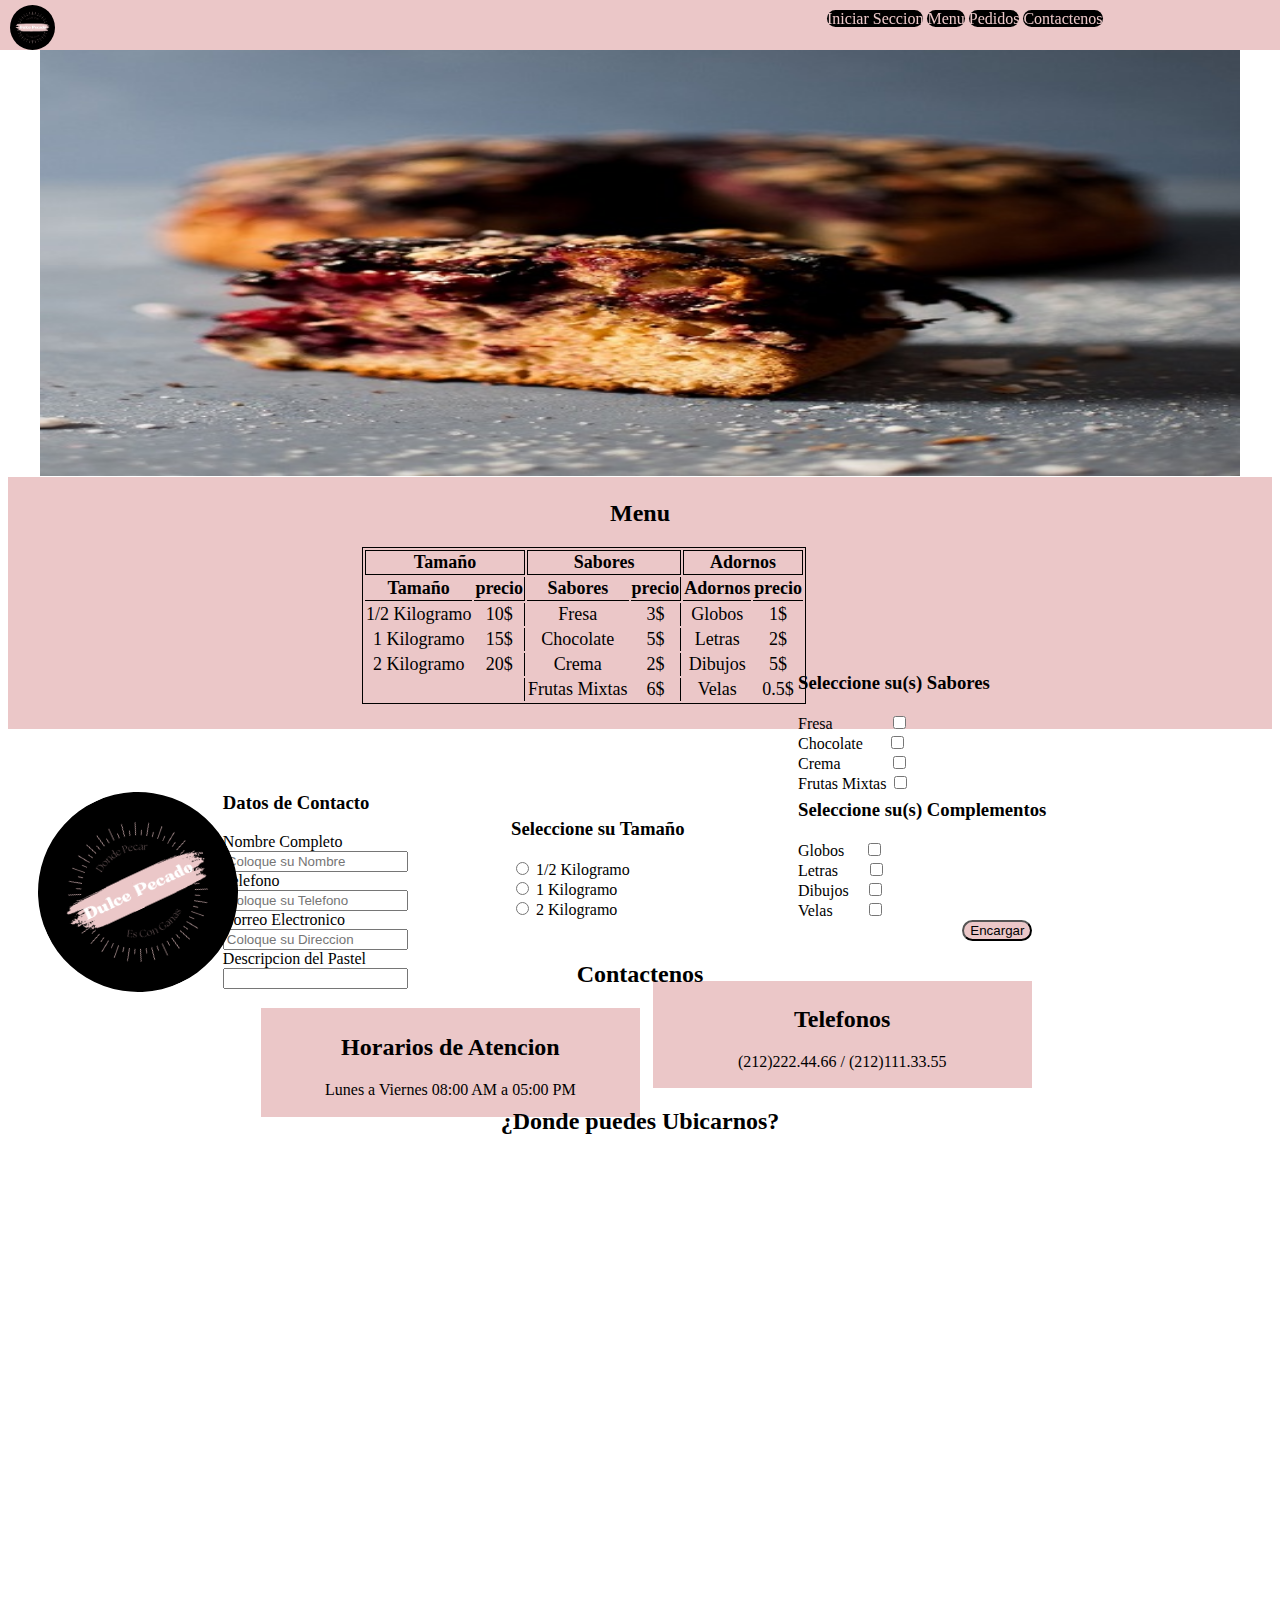
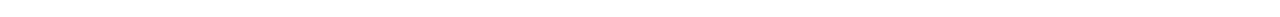
<file: 02-HTML/index.html>
<!DOCTYPE html>
<html lang="en">
<head>
    <meta charset="UTF-8">
    <meta http-equiv="X-UA-Compatible" content="IE=edge">
    <meta name="viewport" content="width=device-width, initial-scale=1.0">
    <link rel="stylesheet" href="./Estilos/index.css">
    <link rel="icon" href="./Recursos/logo.png">
    <title>Dulce Pecado</title>
</head>
<body>
    <section class="header">
        <nav>
            <img src="./Recursos/logoNegro.png" alt="logo" class="logoHeader">
            <a href="./dashboar.html">Iniciar Seccion</a>
            <a href="#lista">Menu</a>
            <a href="#pedido">Pedidos</a>
            <a href="#contacto">Contactenos</a>
        </nav>
    </section>
    <section>
        <div class="slider">
            <ul>
                <li><img src="./Recursos/torta1.jpg" alt="torta" title="Foto de Anna Wlodarczyk"></li>
                <li><img src="./Recursos/torta2.jpg" alt="torta" title="Foto de Anna Belousova"></li>
                <li><img src="./Recursos/torta3.jpg" alt="torta" title="Foto de Jasmine lew"></li>
            </ul>
        </div>
    </section>
    <section class="lista" id="lista">
        <h2 class="menu">Menu</h2>
        <img src="./Recursos/logoNegro.png" alt="logo" class="logo">
        <table>
            <tr>
                <th colspan="2" class="tituloTabla">Tamaño</th>
                <th colspan="2" class="tituloTabla">Sabores</th>
                <th colspan="2" class="tituloTabla">Adornos</th>
            </tr>
            <tr>
                <th class="pisoTabla">Tamaño</th>
                <th class="derechaTabla pisoTabla">precio</th>
                <th class="pisoTabla">Sabores</th>
                <th class="derechaTabla pisoTabla">precio</th>
                <th class="pisoTabla">Adornos</th>
                <th class="pisoTabla">precio</th>
            </tr>
            <tr>
                <td>1/2 Kilogramo</td>
                <td class="derechaTabla">10$</td>
                <td>Fresa</td>
                <td class="derechaTabla">3$</td>
                <td>Globos</td>
                <td>1$</td>
            </tr>
            <tr>
                <td>1 Kilogramo</td>
                <td class="derechaTabla">15$</td>
                <td>Chocolate</td>
                <td class="derechaTabla">5$</td>
                <td>Letras</td>
                <td>2$</td>
            </tr>
            <tr>
                <td>2 Kilogramo</td>
                <td class="derechaTabla">20$</td>
                <td>Crema</td>
                <td class="derechaTabla">2$</td>
                <td>Dibujos</td>
                <td>5$</td>
            </tr>
            <tr>
                <td colspan="2" class="derechaTabla"></td>
                <td>Frutas Mixtas</td>
                <td class="derechaTabla">6$</td>
                <td>Velas</td>
                <td>0.5$</td>
            </tr>
        </table>
    </section>
    <section id="pedido">
        <form action="">
           <div class="datos">
                <h3>Datos de Contacto</h3>
                <label for="nombre">Nombre Completo</label>
                <br>
                <input type="text" name="nombre" id="nombre" placeholder="Coloque su Nombre">
                <br>
                <label for="telefono">Telefono</label>
                <br>
                <input type="number" name="telefono" id="telefono" placeholder="Coloque su Telefono">
                <br>
                <label for="direccion">Correo Electronico</label>
                <br>
                <input type="email" name="direccion" id="direccion" placeholder="Coloque su Direccion">
                <br>
                <label for="descripcion">Descripcion del Pastel</label>
                <br>
                <input type="text" name="descripcion" id="descripcion">
                <br>
           </div> 
           <div class="tamanoSeleccion">
                <h3>Seleccione su Tamaño </h3>
                    <input type="radio" name="Tamaño" id="1/2" value="1/2">
                    <label for="1/2">1/2 Kilogramo</label>
                    <br>
                    <input type="radio" name="Tamaño" id="1" value="1">
                    <label for="1">1 Kilogramo</label>
                    <br>
                    <input type="radio" name="Tamaño" id="2" value="2">
                    <label for="2">2 Kilogramo</label>
            </div>
            <!-- quiero separar el lebel del checkbox y queden alineados 
                los checkbox, mas no se como hacerlo, por eso coloque el codigo de espacio   &nbsp;-->
            <div class="saboresSeleccion">
                <h3>Seleccione su(s) Sabores</h3>
                <label for="fresa">Fresa</label>
                &nbsp;&nbsp;&nbsp;&nbsp;&nbsp;&nbsp;&nbsp;&nbsp;&nbsp;&nbsp;&nbsp;&nbsp;
                <input type="checkbox" name="fresa" id="fresa" value="fresa">
                <br>
                <label for="chocolate">Chocolate</label>
                &nbsp;&nbsp;&nbsp;&nbsp;
                <input type="checkbox" name="chocolate" id="chocolate" value="chocolate">
                <br>
                <label for="crema">Crema</label>
                &nbsp;&nbsp;&nbsp;&nbsp;&nbsp;&nbsp;&nbsp;&nbsp;&nbsp;&nbsp;
                <input type="checkbox" name="crema" id="crema" value="crema">
                <br>
                <label for="frutasMixtas">Frutas Mixtas</label>
                <input type="checkbox" name="frutasMixtas" id="frutasMixtas" value="frutasMixtas">
                <br>
            </div>
            <div class="complementosSeleccion">
                <h3>Seleccione su(s) Complementos</h3>
                <label for="globos">Globos</label>
                &nbsp;&nbsp;&nbsp;
                <input type="checkbox" name="globos" id="globos" value="globos">
                <br>
                <label for="letras">Letras</label>
                &nbsp;&nbsp;&nbsp;&nbsp;&nbsp;
                <input type="checkbox" name="letras" id="letras" value="letras">
                <br>
                <label for="dibujos">Dibujos</label>
                &nbsp;&nbsp;
                <input type="checkbox" name="dibujos" id="dibujos" value="dibujos">
                <br>
                <label for="velas">Velas</label>
                &nbsp;&nbsp;&nbsp;&nbsp;&nbsp;&nbsp;
                <input type="checkbox" name="velas" id="velas" value="velas">
                <br>
            </div>
            <input type="button" value="Encargar">
        </form>
    </section>
    <section id="contacto">
        <h2 style="text-align: center;">Contactenos</h2>
        <div class="horarios">
            <h2>Horarios de Atencion</h2>
            <p>Lunes a Viernes 08:00 AM a 05:00 PM</p>
        </div>
        <div class="telefonos">
            <h2>Telefonos</h2>
            <p>(212)222.44.66 / (212)111.33.55
            </p>
        </div>
        <div class="mapa">
            <h2>¿Donde puedes Ubicarnos?</h2>
            <iframe src="https://www.google.com/maps/embed?pb=!1m18!1m12!1m3!1d1166.3292253629124!2d-66.88572519166698!3d10.49686206495627!2m3!1f0!2f0!3f0!3m2!1i1024!2i768!4f13.1!3m3!1m2!1s0x8c2a59273caf1313%3A0x8b7e054bb68e23cc!2sPlaza%20Venezuela!5e0!3m2!1ses!2sve!4v1666385687248!5m2!1ses!2sve" width="100%" height="450" style="border:0;" allowfullscreen="" loading="lazy" referrerpolicy="no-referrer-when-downgrade"></iframe>
        </div>
    </section>
</body>
</html>
</file>
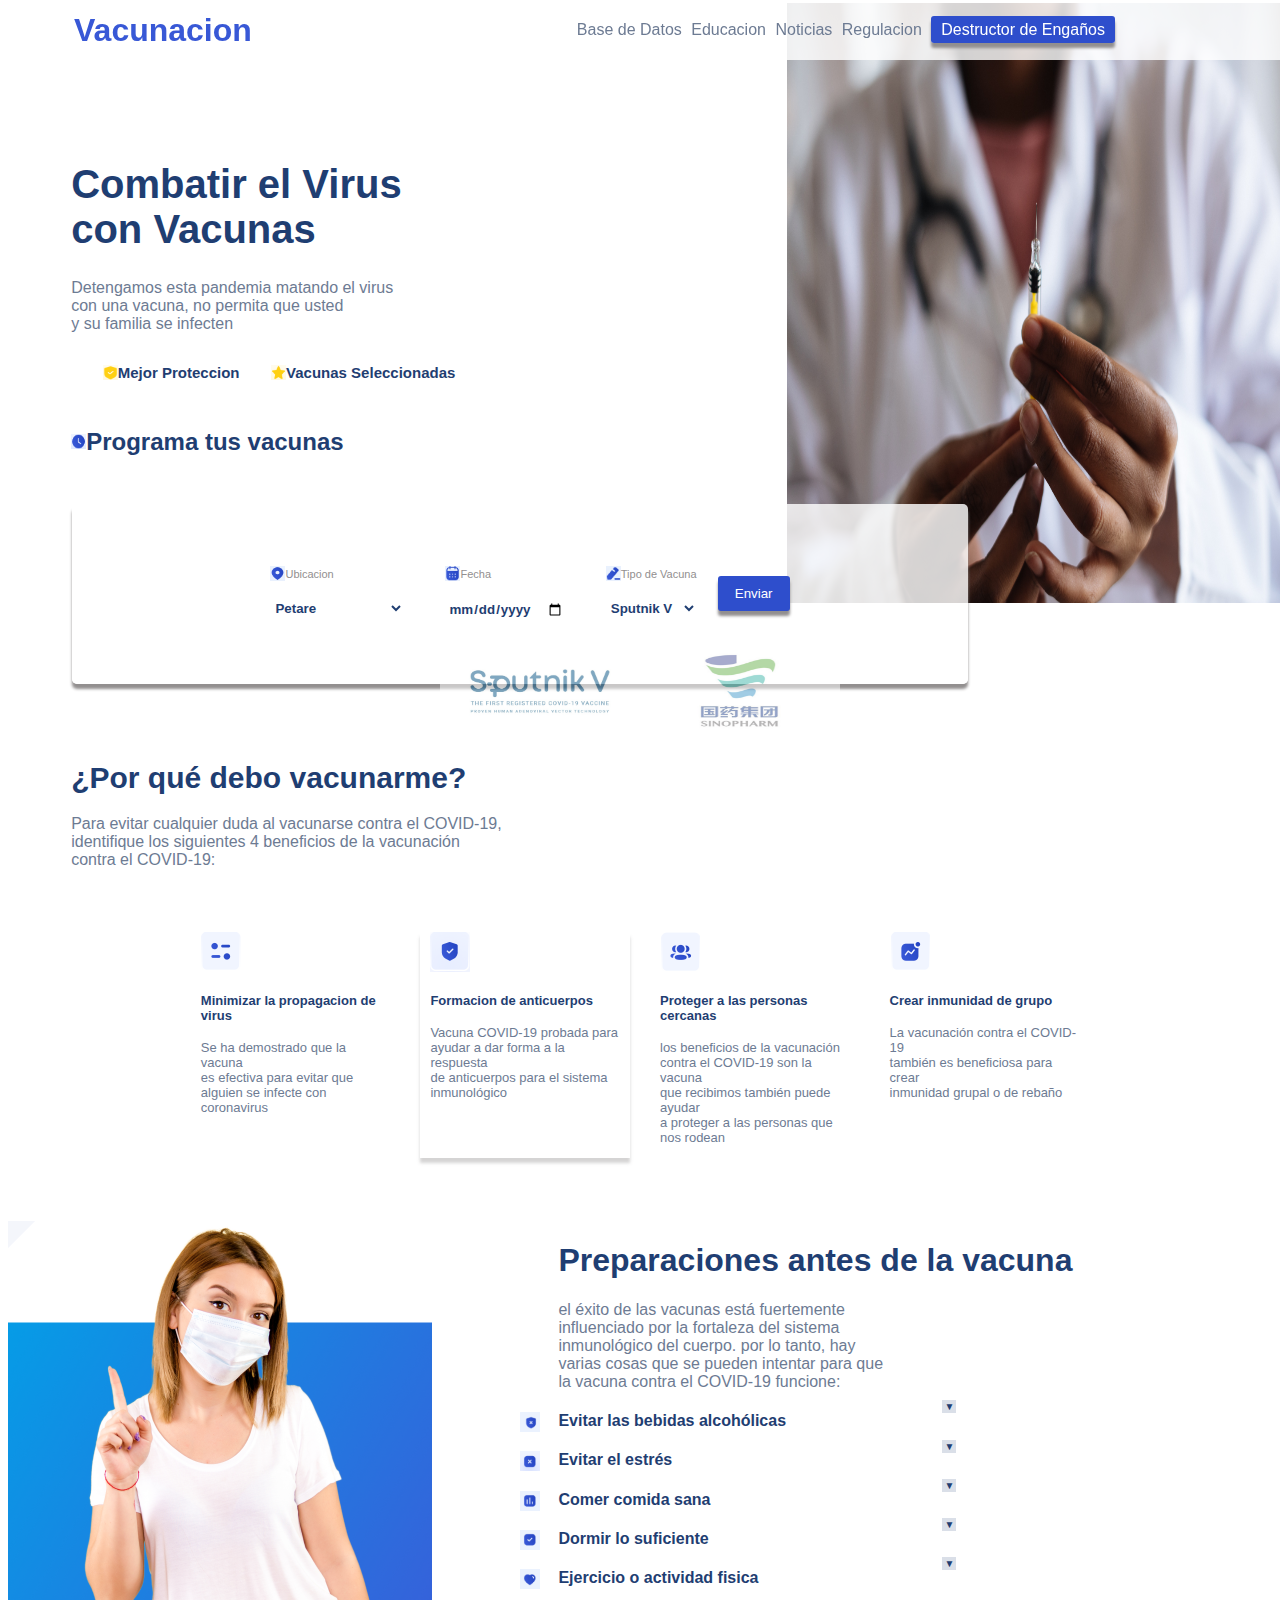
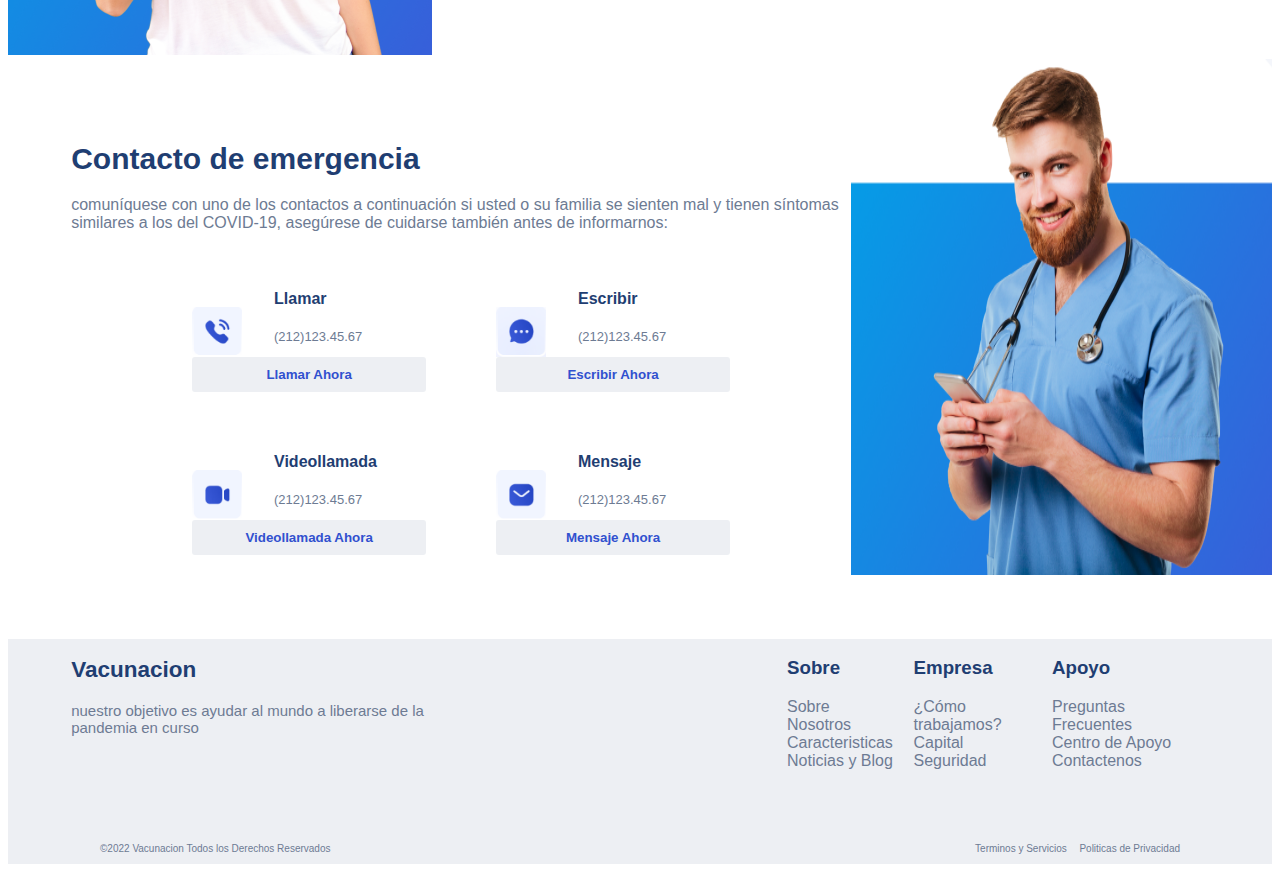
<file: 03-CSS/index.html>
<!DOCTYPE html>
<html lang="en">
<head>
    <meta charset="UTF-8">
    <meta http-equiv="X-UA-Compatible" content="IE=edge">
    <meta name="viewport" content="width=device-width, initial-scale=1.0">
    <link rel="stylesheet" href="./estilos/index.css">
    <title>Vacunacion</title>
</head>
<body>
    <section>
        <nav>
            <h1>Vacunacion</h1>
            <div>
                <a href="#">Base de Datos</a>
                <a href="#">Educacion</a>
                <a href="#">Noticias</a>
                <a href="#">Regulacion</a>
                <a href="#" class="destructor">Destructor de Engaños</a>
            </div>
        </nav>
    </section>
    <section class="informacion1">
        <div class="informacion">
            <h1>Combatir el Virus <br> con Vacunas</h1>
            <p>Detengamos esta pandemia matando el virus <br>con una vacuna, no permita que usted <br> 
                y su familia se infecten</p>
                <div class="titulillos">
                    <h3><img src="./recursos/proteccion.png" alt="proteccion">Mejor Proteccion</h3>
                    <h3><img src="./recursos/estrella.png" alt="estrella">Vacunas Seleccionadas</h3>
                </div>
            <h2><img src="./recursos/reloj.png" alt="">Programa tus vacunas</h2>
        </div>
        <div class="imagen">
            <img src="./recursos/vacuna.jpg" alt="vacuna" title="Foto de RF._.studio">
        </div>
        <div class="formulario">
            <form action="">
                <div class="caja">
                    <div class="form1">
                        <label for="ubicacion"><img src="./recursos/ubicacion.png" alt="ubicacion">Ubicacion</label>
                        <br>
                        <select name="ubicacion" id="ubicacion">
                            <option value="petare">Petare</option>
                            <option value="losDosCaminos">Los Dos Caminos</option>
                            <option value="chacao">Chacao</option> 
                            <option value="sabanaGrande">sabana Grande</option>
                            <option value="plazaVenezuela">Plaza Venezuela</option>
                        </select>
                    </div>
                    <div class="form2">
                        <label for="fecha"><img src="./recursos/calendario.png" alt="calendario">Fecha</label>
                        <br>
                        <input type="date" name="fecha" id="fecha">
                    </div>
                    <div class="form3">
                        <label for="tipoDeVacuna"><img src="./recursos/lapiz.png" alt="lapiz">Tipo de Vacuna</label>
                        <br>
                        <select name="" id="">
                            <option value="sputnikV">Sputnik V</option>
                            <option value="sinopharm">Sinopharm</option>
                        </select>
                    </div>
                    <button type="submit">Enviar</button>
                </div>
            </form>
        </div>
    </section>
    <section class="informacion2">
        <div class="imagenes">
            <img src="./recursos/sputnikv.jpg" alt="sputnikV logo">
            <img src="./recursos/sinopharm.jpg" alt="sinopharm logo">
        </div>
        <div class="info2">
            <h1>¿Por qué debo vacunarme?</h1>
            <p>Para evitar cualquier duda al vacunarse contra el COVID-19, <br>
                identifique los siguientes 4 beneficios de la vacunación  <br>
                contra el COVID-19:</p>
        </div>
        <div class="info3">
            <div>
                <img src="./recursos/lista.png" alt="lista">
                <h4>Minimizar la propagacion de virus </h4>
                <P>Se ha demostrado que la vacuna <br>
                    es efectiva para evitar que <br>
                    alguien se infecte con coronavirus</P>
            </div>
            <div class="cuadro2">
                <img src="./recursos/proteccion azul.png" alt="proteccion">
                <H4>Formacion de anticuerpos</H4>
                <P>Vacuna COVID-19 probada para <br>
                    ayudar a dar forma a la respuesta <br>
                    de anticuerpos para el sistema <br>
                    inmunológico</P>
            </div>
            <div>
                <img src="./recursos/grupo.png" alt="grupo">
                <H4>Proteger a las personas cercanas</H4>
                <P>los beneficios de la vacunación <br>
                    contra el COVID-19 son la vacuna <br>
                    que recibimos también puede ayudar <br>
                    a proteger a las personas que nos rodean</P>
            </div>
            <div>
                <img src="./recursos/grafica.png" alt="grafica">
                <H4>Crear inmunidad de grupo</H4>
                <P>La vacunación contra el COVID-19 <br>
                    también es beneficiosa para crear <br>
                    inmunidad grupal o de rebaño</P>
            </div>
        </div>
    </section>
    <section class="informacion3">
        <div>
            <img src="./recursos/mujer.png" alt="mujer">
        </div>
        <div class="info4">
            <h1>Preparaciones antes de la vacuna</h1>
            <p>el éxito de las vacunas está fuertemente <br>
                 influenciado por la fortaleza del sistema <br>
                 inmunológico del cuerpo. por lo tanto, hay <br>
                 varias cosas que se pueden intentar para que <br>
                 la vacuna contra el COVID-19 funcione:</p>
            <div>
                <img src="./recursos/prohibir.png" alt="prohibir">
                <h4>Evitar las bebidas alcohólicas</h4>
                <label for="activar1" class="inputlabel1">&#9660;</label>
                <input type="checkbox" id="activar1" name="activar1">
                <div class="desplegable1">
                    <p>El consumo excesivo y continuado si puede debilitar la capacidad
                        de defensa del sistema inmunitario frente a virus como el que
                        produce la COVID-19 y de desarrollo de anticuerpos que respondan
                        a cualquier tipo de biológico que se administre</p>
                </div>
            </div>
            <div>
                <img src="./recursos/prohibir2.png" alt="prohibir">
                <h4>Evitar el estrés</h4>
                <label for="activar2" class="inputlabel2">&#9660;</label>
                <input type="checkbox" id="activar2" name="activar2">
                <div class="desplegable2">
                    <p>el estrés tiene un efecto profundo en el trabajo inmunológico.
                        además, el estrés prolongado puede aumentar la producción de
                        cortisol y el estrés oxidativo en el cuerpo</p>
                </div>
            </div>
            <div>
                <img src="./recursos/grafica2.png" alt="grafica">
                <h4>Comer comida sana</h4>
                <label for="activar3" class="inputlabel3">&#9660;</label>
                <input type="checkbox" id="activar3" name="activar3">
                <div class="desplegable3">
                    <p>Llevar una dieta saludable desempeña una función 
                        importante en nuestra salud general y nuestro sistema 
                        inmunitario. Los alimentos que consumimos afectan directamente 
                        a cómo nos sentimos y al funcionamiento de nuestro organismo.</p>
                </div>
            </div>
            <div>
                <img src="./recursos/aprobar.png" alt="aprobar">
                <h4>Dormir lo suficiente</h4>
                <label for="activar4" class="inputlabel4">&#9660;</label>
                <input type="checkbox" id="activar4" name="activar4">
                <div class="desplegable4">
                    <p>Dormir lo suficiente tiene muchos beneficios. Puede ayudarte a:
                        <li> Reducir la frecuencia de enfermedades</li>
                        <li>Mantener un peso saludable</li>
                        <li> Reducir tu riesgo de problemas graves de salud, como diabetes y enfermedades del corazón</li>
                        <li>Disminuir el estrés y mejorar el estado de ánimo</li>
                        <li>Pensar con más claridad y desempeñarte mejor en los estudios y en el trabajo</li>
                        <li>Llevarse mejor con los demás</li>
                        <li> Tomar mejores decisiones y evitar lesiones</li>
                    </p>
                </div>
            </div>
            <div>
                <img src="./recursos/corazon.png" alt="corazon">
                <h4>Ejercicio o actividad fisica</h4>
                <label for="activar5" class="inputlabel5">&#9660;</label>
                <input type="checkbox" id="activar5" name="activar5">
                <div class="desplegable5">
                    <p>puede aumentar la respuesta de anticuerpos a 
                        la vacuna contra la influenza o el COVID-19 al 
                        realizar una sola sesión de ejercicio de intensidad 
                        ligera a moderada después de la inmunización</p>
                </div>
            </div>
        </div>
    </section>
    <section class="informacion4">
        <div class="info5">
            <h1>Contacto de emergencia</h1>
            <p>comuníquese con uno de los contactos 
                a continuación si usted o su familia 
                se sienten mal y tienen síntomas similares 
                a los del COVID-19, asegúrese de cuidarse 
                también antes de informarnos:</p>
                <div class="contactos">
                    <div>
                        <img src="./recursos/telefono.png" alt="telefono">
                        <h4>Llamar</h4>
                        <p>(212)123.45.67</p>
                        <button>Llamar Ahora</button>
                    </div>
                    <div>
                        <img src="./recursos/mensaje.png" alt="mensaje">
                        <h4>Escribir</h4>
                        <p>(212)123.45.67</p>
                        <button>Escribir Ahora</button>                    
                    </div>
                    <div>
                        <img src="./recursos/videollamada.png" alt="videollamada">
                        <h4>Videollamada</h4>
                        <p>(212)123.45.67</p>
                        <button>Videollamada Ahora</button>
                    </div>
                    <div>
                        <img src="./recursos/correo.png" alt="correo">
                        <h4>Mensaje</h4>
                        <p>(212)123.45.67</p>
                        <button>Mensaje Ahora</button>
                    </div>
                </div>
        </div>
        <img src="./recursos/doctor.png" alt="doctor">
    </section>
    <footer>
        <div class="links">
            <div class="objetivo">
                <h2>Vacunacion</h2>
                <p>nuestro objetivo es ayudar al mundo a liberarse de la pandemia en curso</p>
            </div>
            <div class="links2">
                <div class="link">
                    <h3>Sobre</h3>
                    <li><a href="#">Sobre Nosotros</a></li>
                    <li><a href="#">Caracteristicas</a></li>
                    <li><a href="#">Noticias y Blog</a></li>
                </div>
                <div class="link">
                    <h3>Empresa</h3>
                    <li><a href="#">¿Cómo trabajamos?</a></li>
                    <li><a href="#">Capital</a></li>
                    <li><a href="#">Seguridad</a></li>
                </div>
                <div class="link">
                    <h3>Apoyo</h3>
                    <li><a href="#">Preguntas Frecuentes</a></li>
                    <li><a href="#">Centro de Apoyo</a></li>
                    <li><a href="#">Contactenos</a></li> 
                </div>
            </div>
        </div>
       <div class="derechos">
            <p>&#169;2022 Vacunacion Todos los Derechos Reservados</p>
            <a href="#">Terminos y Servicios</a>
            <a href="#">Politicas de Privacidad</a>
       </div>
    </footer>
</body>
</html>
</file>
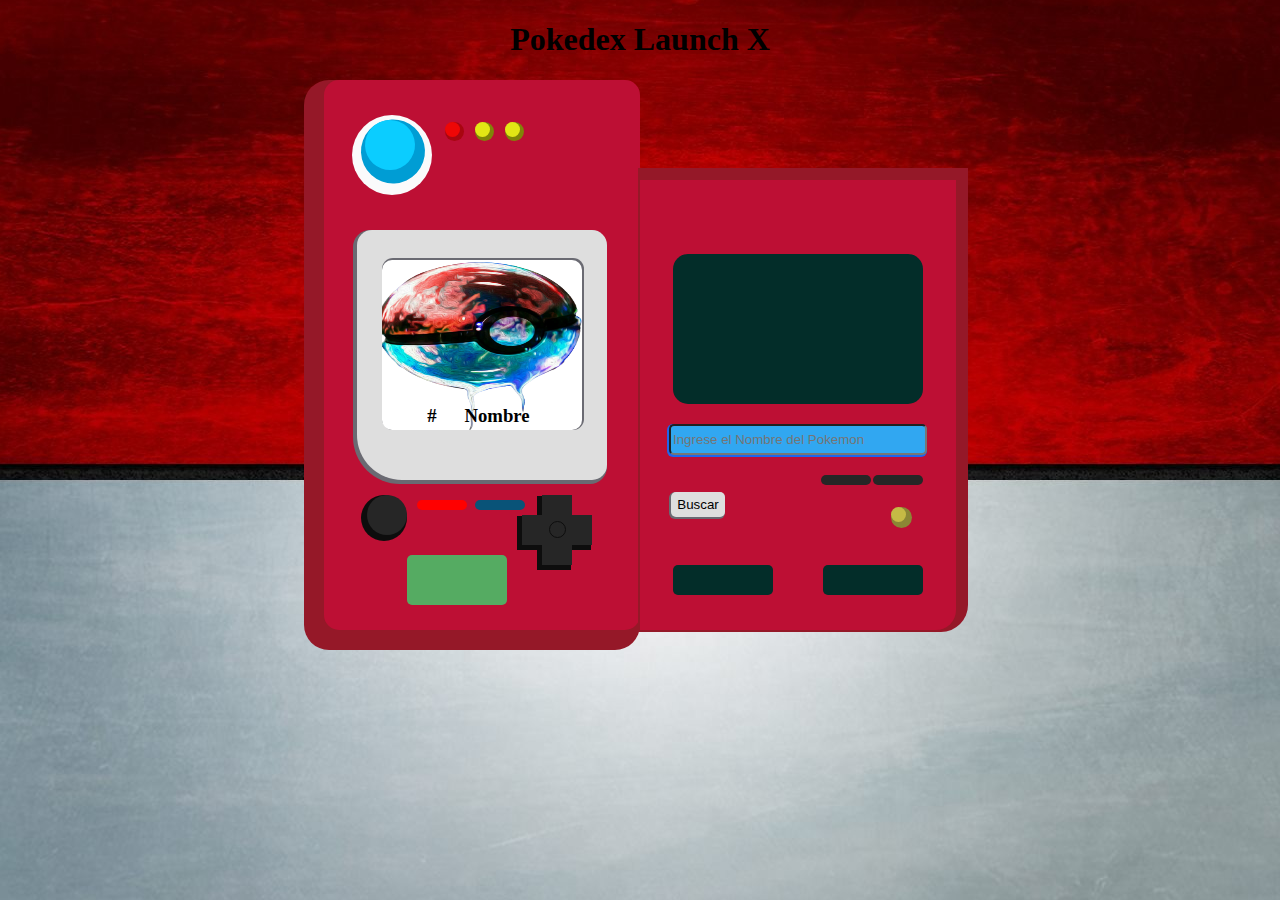
<file: 04-JS/index.html>
<!DOCTYPE html>
<html lang="en">
<head>
    <meta charset="UTF-8">
    <meta http-equiv="X-UA-Compatible" content="IE=edge">
    <meta name="viewport" content="width=device-width, initial-scale=1.0">
    <link rel="stylesheet" href="./estilos/index.css">
    <title>Pokedex</title>
</head>
<body>
    <h1>Pokedex Launch X</h1>
    <div class="carcasa">
        <div class="ladoIzquierdo">
            <div class="imagen">
                <div class="circuloBlanco">
                    <div class="circuloAzul"></div>
                </div>
                <div class="circuloRojo"></div>
                <div class="circuloAmarillo"></div>
                <div class="circuloAmarillo a1" id="circulo"></div>
                <img src="./recursos/pokebola.png" alt="pokemon" id="imagen" >
                <h3 class="numero" id="numero">#</h3>
                <h3 class="nombre" id="nombre">Nombre</h3>
                <div class="circuloNegro"></div>
                <div class="barraRoja"></div>
                <div class="barraAzul"></div>
                <div class="bloqueVerde"></div>
                <div id="cruz"><div class="punto"></div></div>
            </div>
        </div>
        <div class="ladoDerecho">
            <div class="pantalla">
                <div id="tipoPokemon" class="tipoPokemon"></div>
                <div id="estadisticas" class="estadisticas"></div>
            </div>
            <input type="text" placeholder="Ingrese el Nombre del Pokemon" id="buscar" name="buscar">
            <button onclick="buscarPokemon()">Buscar</button>
            <div class="barraIzquierda"></div>
            <div class="barraDerecha"></div>
            <div class="bombillo"></div>
            <div class="altura" id="altura"></div>
            <div class="peso" id="peso"></div>
        </div>
        
    </div>
    <script src="./JS/consulta.js"></script>
</body>
</html>
</file>
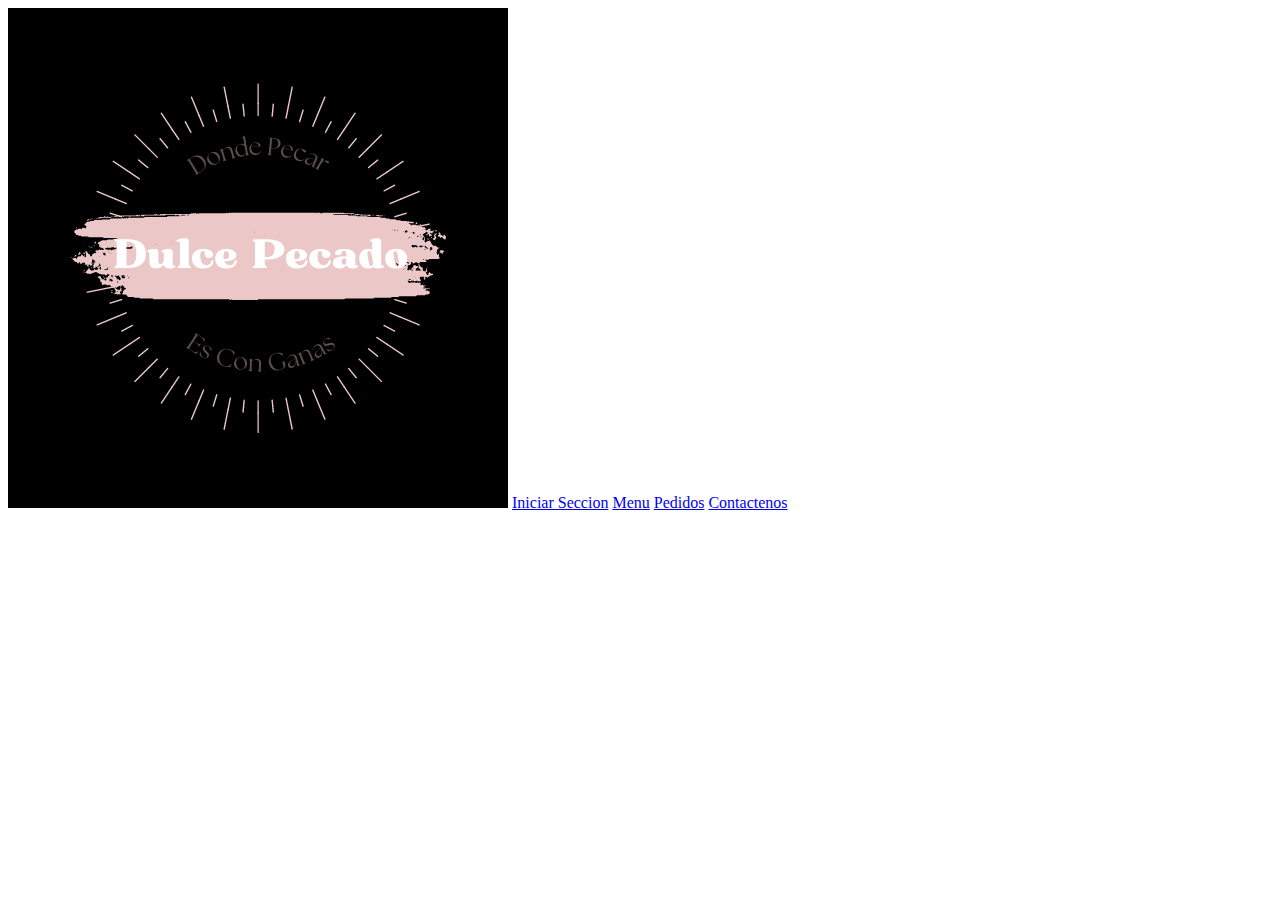
<file: 02-HTML/dashboar.html>
<!DOCTYPE html>
<html lang="en">
<head>
    <meta charset="UTF-8">
    <meta http-equiv="X-UA-Compatible" content="IE=edge">
    <meta name="viewport" content="width=device-width, initial-scale=1.0">
    <title>Document</title>
</head>
<body>
    <section class="header">
        <nav>
            <img src="./Recursos/logoNegro.png" alt="logo" class="logoHeader">
            <a href="./dashboar.html">Iniciar Seccion</a>
            <a href="#lista">Menu</a>
            <a href="#pedido">Pedidos</a>
            <a href="#contacto">Contactenos</a>
        </nav>
    </section>
    <section>
        
    </section>
</body>
</html>
</file>
<file: 02-HTML/Estilos/index.css>
section nav{
    position: fixed;
    z-index: 1;
    top: 0%;
    left: 0%;
    right: 0%;
    height: 40px;
    padding: 5px 10px 5px 10px;
    width: 100%;
    background-color: #EBC7C8;
}
nav img {
    width: 45px;
    height: 45px;
    border-radius: 50%;
}
nav a{
    position: relative;
    left: 60%;
    bottom: 65%;
    text-decoration: none;
    border-radius: 10px;
    background-color: #000000;
    color: #EBC7C8;
}
.slider {
    width: 95%;
    margin: auto;
    overflow: hidden;
    margin-bottom: -39%;
}
.slider ul {
    display: flex;
    padding: 0;
    width: 300%;
    animation: cambio 20s infinite alternate;
}
.slider li{
    width: 100%;
    list-style: none;
}
.slider img{
    width: 100%;
    height: 50%;    
}
@keyframes cambio{
    0% { margin-left: 0; }
    20% { margin-left: 0; }
    25% { margin-left: -100%; }
    45% { margin-left: -100%; }
    50% { margin-left: -200%; }
    70% { margin-left: -200%; }
    75% { margin-left: -200%; }
    100% { margin-left: -200%; }
}
.lista{
    background-color: #EBC7C8;
    margin-top: 2%;
    padding: 0.25% 0 2% 0;
}
.menu{
    text-align: center;
}
table{
    border: 1px solid #000000;
    text-align: center;
    position: relative;
    left: 28%;
    right: auto;
    font-size: 18px;
}
.tituloTabla{
    border: 1px solid #000000;
}
.derechaTabla{
    border-right: 1px solid #000;
}
.pisoTabla{
    border-bottom: 1px solid #000;
}
.logo{
    position: absolute;
    top: 88%;
    left: 3%;
    border-radius: 50%;
    height: 200px;
    width: 200px;
    transform: rotate(335deg);
}
form div{
    width: 20%;
}
.datos{
    margin: 5% 0% 0px 15%;
    padding: 0px 0px 0px 2%;
}
.tamanoSeleccion{
    margin: -15% 0% 0px 37.8%;
    padding: 0px 0px 0px 2%;
}
.saboresSeleccion{
    margin: -21% 0% 0px 60.5%;
    padding: 0px 0px 0px 2%;
}
.complementosSeleccion{
    margin: -1% 0% 0px 60.5%;
    padding: 0px 0px 0px 2%;
}
input[type=button]{
    background-color: #EBC7C8;
    border-radius: 15px;
    margin: 0% 0% 0px 75.5%;
}
.horarios{
    background-color: #EBC7C8;
    width: 30%;
    padding: 0.5% 0% 0.2% 0%;
    margin: 0% 0% 0px 20%;
}
.telefonos{
    background-color: #EBC7C8;
    width: 30%;
    margin: -10.8% 0% 0px 51%;
    padding: 0.4% 0px 0.1% 0px;
}
.horarios h2, .horarios p, .telefonos h2, .telefonos p, .mapa h2{
    text-align: center;
}
</file>
<file: 03-CSS/estilos/index.css>
*{
    font-family: Arial, Helvetica, sans-serif;
}
nav{
    position: fixed;
    z-index: 1;
    top: 0%;
    left: 0%;
    right: 0%;
    height: 50px;
    padding: 5px 10px 5px 10px;
    width: 100%;
    background-color: hsla(0, 0%, 100%, 0.815);
    display: flex;
    align-items: center;
}
nav h1{
    margin-left: 5%;
    color: #3858D6;
}
nav a{
    text-decoration: none;
    margin-left: 5px;
    color: #6D7B93;
}
nav div{
    margin-left: 25%;
}
.destructor{
    background-color: #2E4ECC;
    color: #ffffff;
    padding: 5px 10px 5px 10px;
    border-radius: 3px;
    box-shadow: 0px 5px 3px 0px #928f8f;
}
.informacion1{
    display: flex;
    align-items: center;
}
.informacion, .imagen{
    width: 100%;
    flex: 1;
}
.informacion{
    margin: 0px -5% 0px 5%;
}
.informacion h1{
    color: #1F3E72;
    font-size: 40px;
    font-weight: 900;
}
p, .links a, .derechos a{
    color: #6D7B93;
}
.titulillos{
    display: flex;
    margin-bottom: 5%;
}
.informacion h3{
    color: #1F3E72;
    font-size: 15px;
    margin-left: 5%;
    display: flex;
    align-items: center;
}
.informacion h2{
    color: #1F3E72;
    display: flex;
    align-items: center;
}
h3 img, h2 img, label img{
    width: 15px;
    height: 15px;
}
.imagen img{
    width: 500px;
    height: 600px;
    float: right;
    margin: -5px -15px 0px -15px;
}
.formulario{
    position: absolute;
    background-color: hsla(0, 0%, 100%, 0.815);
    margin-top: 45%;
    margin-left: 5%;
    width: 70%;
    height: 20%;
    display: flex;
    justify-content: center;
    align-items: center;
    border-radius: 5px;
    box-shadow: 0px 5px 3px 0px #928f8f;
}
.caja {
    width: 50%;
    display: flex;
    flex-direction: row;
}
.form1, .form2, .form3{
    padding: 0px 20px 0px 20px;
}
.form1 select, .form2 input, .form3 select{
    color: #1F3E72;
    font-weight: bold;
    background-color: #ffffff00;
    border-color: #00000000;
}
.form1 label, .form2 label, .form3 label{
    color: #928f8f;
    font-size: 11px;
    display: flex;
    align-items: center;
}
.formulario button{
    background-color: #2E4ECC;
    color: #ffffff;
    padding: 0px 15px 0px 15px;
    margin: 10px 0px 10px 0px;
    border-radius: 3px;
    box-shadow: 0px 5px 3px 0px #928f8f;
    border-color: #00000000;
}
.imagenes{
    display: flex;
    align-items: center;
    justify-content: center;
    margin-top: 3%;
}
.imagenes img{
    width: 200px;
    height: 100px;
    opacity: 0.5;
}
.info2{
    margin-left: 5%;
}
.info2 h1{
    color: #1F3E72;
    font-size: 30px;
    font-weight: 900;
}
.info3{
    display: flex;
    flex-direction: row;
    justify-content: center;
    margin-top: 5%;
    font-size: 13px;
}
.info3 div{
    width: 15%;
    margin: 0px 10px 0px 10px;
    padding: 0px 10px 0px 10px;
}
.info3 img{
    width: 40px;
    height: 40px;
}
.cuadro2{
    box-shadow: 0px 5px 3px  #928f8f63;
}
.info3 h4{
    color: #1F3E72;
}
.informacion3{
    display: flex;
    margin-top: 5%;
}
.info4{
    margin-left: 10%;
}
.info4 h4, .info4 h1, .info5 h1, .info5 h4, .objetivo h2, .links h3{
    color: #1F3E72;
}
.info4 img{
    position: absolute;
    margin-left:-3%;
    height: 20px;
    width: 20px;
}
.info4 h1{
    font-weight: 900;
}
.info4 p{
    text-align: justify;
}
#activar1, #activar2, #activar3, #activar4, #activar5{
    display: none;
}
.inputlabel1, .inputlabel2, .inputlabel3, .inputlabel4, .inputlabel5 {
    padding: 1px 2px;
    color: #1F3E72;
    background-color: #1f3d722a;
    position: absolute;
    margin-top: -4%;
    margin-left: 30%;
    font-size: 10px;
}
#activar1 ~ .desplegable1, #activar2 ~ .desplegable2, #activar3 ~ .desplegable3, #activar4 ~ .desplegable4, #activar5 ~ .desplegable5{
    display: none;
    overflow: hidden;
    padding: 10px 20px; 
    color: #928f8f;
}
#activar1:checked ~ .desplegable1, #activar2:checked ~ .desplegable2, #activar3:checked ~ .desplegable3, #activar4:checked ~ .desplegable4, #activar5:checked ~ .desplegable5 {
    display: block;
}
.informacion4{
    display: flex;
    margin-bottom: 5%;
}
.info5{
    margin-top: 5%;
    margin-left: 5%;
}
.info5 h1{
    font-size: 30px;
    font-weight: 900;
}
.contactos{
    display: flex;
    flex-wrap: wrap;
    justify-content: center;
    justify-items: center;
}
.contactos div{
    padding: 10px 10px 10px 10px;
    margin: 10px 25px 10px 25px;
    width: 30%;
}
.contactos img{
    position: absolute;
    width: 50px;
    height: 50px;
    margin-top: 3%;
}
.contactos h4, .contactos p{
    margin-left: 35%;
}
.contactos p{
    font-size: 13px;
}
.contactos button{
    width: 100%;
    padding: 10px 10px 10px 10px;
    background-color: hsla(218, 57%, 28%, 0.082);
    border: none;
    border-radius: 3px;
    color: #3151CF;
    font-weight: 700;
}
.contactos button:hover{
    background-color: #2E4ECC;
    color: #fff;
    box-shadow: 0px 2px 3px 0px #928f8f;
}
footer{
    background-color: hsla(218, 57%, 28%, 0.082);
    width: 100%;
}
.links, .links2{
    display: flex;
}
.links li{
    list-style: none;
}
.links a{
    text-decoration: none;
}
.objetivo{
    width: 30%;
    font-size: 15px;
    margin-left: 5%;
}
.links2{
    margin-left: 25%;
}
.link{
    margin-left: 5%;
}
.derechos{
    display: flex;
    font-size: 10px;
    justify-content: center;
    align-items: center;
    margin-top: 5%;
}
.derechos p{
    margin-right: 50%;
}
.derechos a{
    text-decoration: none;
    margin-left: 1%;
}
</file>
<file: 04-JS/estilos/index.css>
body{
    background: url(../recursos/fondo.jpg) no-repeat center center fixed;
}
h1{
    text-align: center;
}
.carcasa{
    display: flex;
    justify-content: center;
    align-items: center;
}
.ladoIzquierdo{
    display: flex;
    align-items: center;
    justify-content: center;
    background-color: #BD0F34;
    border-top-left-radius: 20px;
    border-bottom-left-radius: 20px;
    border-top-right-radius: 5px;
    border-radius: 15px;
    box-shadow: -10px 10px 0px 10px #951828;
    width: 35%;
    height: 550px;
}
.imagen{
    display: flex;
    justify-content: center;
    align-items: center;
    background-color: #DEDEDE;
    border-radius: 15px;
    border-bottom-left-radius: 45px;
    box-shadow: -2px 2px 0px 2px #6A6A72;
    width: 250px;
    height: 250px;
}
img{
    width: 200px;
    height: 170px;
    background-color: white;
    border-radius: 10px;
    box-shadow: 1px -1px 0px 1px #6A6A72;
    margin-top: -20px;
}
.numero{
    position: absolute;
    margin-top: 140px;
    margin-left: -100px;
}
.nombre{
    position: absolute;
    margin-top: 140px;
    margin-left: 30px;
}
.ladoDerecho{
    display: flex;
    justify-content: center;
    align-items: center;
    flex-direction: column;
    background-color: #BD0F34;
    width: 35%;
    height: 450px;
    margin-top: 100px;
    border-bottom-right-radius: 20px;
    box-shadow: 5px -5px 0px 7px #951828;
}
.pantalla{
    display: flex;
    justify-content: space-around;
    color: #D8C313;
    background-color: #032D29;
    text-align: center;
    width: 250px;
    height: 150px;
    border-radius: 15px;
    font-size: 10px;
    margin-top: -100px;
    margin-bottom: 20px;
}
input{
    background-color: #31A7F1;
    box-shadow: -1px 1px 0px 1px #2065EB;
    border-radius: 5px;
    height: 25px;
    width: 250px;
}
button{
    position: absolute;
    background-color: #DEDEDE;
    margin-top: 200px;
    margin-left: -200px;
    box-shadow: -1px 1px 0px 1px #6A6A72;
    border: none;
    border-radius: 5px;
    height: 25px;
}
.circuloBlanco{
    display: flex;
    justify-content: center;
    align-items: center;
    border-radius: 100px;
    background-color: #FAFAFB;
    height: 80px;
    width: 80px;
    position: absolute;
    margin-top: -400px;
    margin-left: -180px;
}
.circuloAzul{
    border-radius: 100px;
    background-color: #0BCDFF;
    height: 50px;
    width: 50px;
    position: absolute;
    box-shadow: 5px 5px 0px 7px #009DD4;
    margin-top: -20px;
    margin-left: -5px;
    rotate: 20deg;
    animation: rotacion 10s infinite;
}
@keyframes rotacion{
    1%{ rotate: 5deg;}
    5%{ rotate: 15deg;}
    10%{ rotate: 25deg;}
    15%{ rotate: 35deg;}
    20%{ rotate: 45deg;}
    25%{ rotate: 55deg;}
    30%{ rotate: 65deg;}
    35%{ rotate: 75deg;}
}
.circuloRojo{
    border-radius: 100px;
    background-color: #EE0706;
    height: 15px;
    width: 15px;
    position: absolute;
    box-shadow: 2px 2px 0px 2px #A80610;
    margin-top: -450px;
    margin-left: -60px;
}
.circuloAmarillo{
    border-radius: 100px;
    background-color: #E2E615;
    height: 15px;
    width: 15px;
    position: absolute;
    box-shadow: 2px 2px 0px 2px #808408;
    margin-top: -450px;
}
.a1{
margin-left: 60px;
}
.circuloNegro{
    position: absolute;
    width: 40px;
    height: 40px;
    border-radius: 100px;
    margin-top: 320px;
    margin-left: -190px;
    background-color: #262626;
    box-shadow: -3px 3px 0px 3px #0D0D0D;
}
.barraRoja{
    position: absolute;
    border-radius: 25px;
    width: 50px;
    height: 10px;
    margin-top: 300px;
    margin-left: -80px;
    background-color: #ff0000;
}
.barraAzul{
    position: absolute;
    border-radius: 25px;
    width: 50px;
    height: 10px;
    margin-top: 300px;
    margin-left: 35px;
    background-color: #095378;
}
.bloqueVerde{
    position: absolute;
    border-radius: 5px;
    width: 100px;
    height: 50px;
    background-color: #55AB62;
    margin-top: 450px;
    margin-left: -50px;
}
#cruz{
    display: flex;
    justify-content: center;
    align-items: center;
    background: #262626;
    height: 70px;
    position: absolute;
    width: 30px;
    margin-top: 350px;
    margin-left: 150px;
    box-shadow: -3px 3px 0px 2px #0D0D0D;
}
#cruz:after{
    background: #262626;
    content: "";
    height: 30px;
    left: -20px;
    position: absolute;
    top: 20px;
    width: 70px;
    box-shadow: -3px 3px 0px 2px #0D0D0D;
}
#cruz:before{
    z-index: 1;
    background: #262626;
    content: "";
    height: 70px;
    position: absolute;
    width: 30px;
}
.punto{
    z-index: 1;
    background: #262626;
    border-radius: 100px;
    border: 1px solid #0D0D0D;
    width: 15px;
    height: 15px;
}
td{
    border: 1px solid black;
}
.barraIzquierda{
    position: absolute;
    width: 50px;
    height: 10px;
    border-radius: 25px;
    margin-top: 150px;
    margin-left: 95px;
    background-color: #262626;
}
.barraDerecha{
    position: absolute;
    width: 50px;
    height: 10px;
    border-radius: 25px;
    margin-top: 150px;
    margin-left: 200px;
    background-color: #262626;
}
.bombillo{
    position: absolute;
    width: 15px;
    height: 15px;
    margin-top: 220px;
    margin-left: 200px;
    border-radius: 100px;
    background-color: #C5BA45;
    box-shadow: 3px 3px 0px 3px #8B8635;
    animation: parpadeo 2s infinite;
}
@keyframes parpadeo {
    50%{
        background-color: green;
        box-shadow:  3px 3px 0px 3px #013b01;
    }
}
.altura{
    display: flex;
    justify-content: center;
    align-items: center;
    position: absolute;
    height: 30px;
    width: 100px;
    margin-top: 350px;
    margin-left: -150px;
    border-radius: 5px;
    background-color: #032D29;
    color: #B5A715;
    font-size: 12px;
}
.peso{
    display: flex;
    justify-content: center;
    align-items: center;
    position: absolute;
    height: 30px;
    width: 100px;
    margin-top: 350px;
    margin-left: 150px;
    border-radius: 5px;
    background-color: #032D29;
    color: #B5A715;
    font-size: 12px;
}
@media (max-width:450px) {
    .carcasa{
        flex-direction: column;
    }
    .imagen{
        z-index: 1;
        position: absolute;
        top: 20%;
        height: 40%;
        width: 65%;
    }
    img{
        height: 70%;
        width: 70%;
    }
    .ladoIzquierdo{
        background-color: #009bd400;
        box-shadow: none;
    }
    .circuloRojo, .circuloAmarillo, .circuloAzul, .circuloBlanco, #cruz, .barraAzul, .barraRoja, .circuloNegro, .bloqueVerde{
        display: none;
    }
    .ladoDerecho{
        position: absolute;
        top: 0px;
        width: 90%;
        height: 120%;
        border-radius: 25px;
    }
    .pantalla{
        margin-top: 25%;
        width: 80%;
    }
    button{
        margin-top: 110%;
    }
    .barraDerecha, .barraIzquierda{
        margin-top: 100%;
    }
    .bombillo{
        margin-top: 120%;
    }
    .peso, .altura{
        margin-top: 150%;
    }
    input{
        width: 70%;
    }
}
@media (min-width:1100px){
    .ladoIzquierdo{
        width: 25%;
    }
    .ladoDerecho{
        width: 25%;
    }
}
</file>
